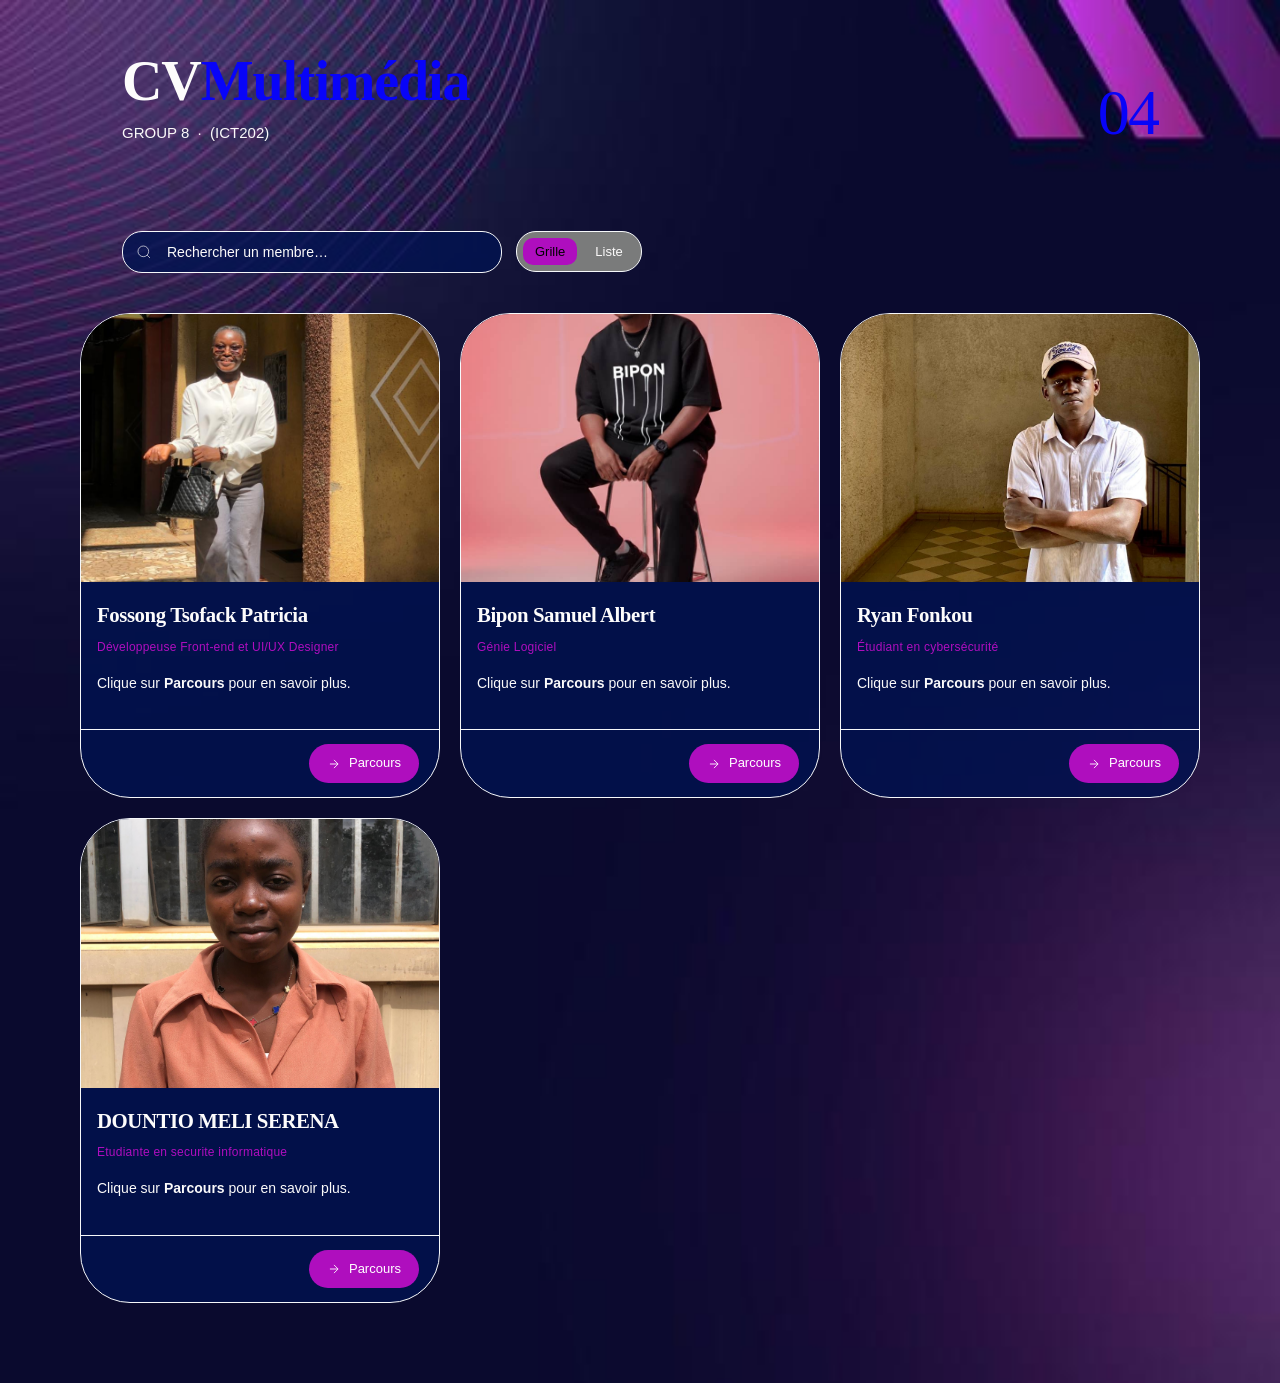
<file: index.html>
<!DOCTYPE html>
<html lang="fr">
<head>
  <meta charset="UTF-8" />
  <meta name="viewport" content="width=device-width, initial-scale=1.0" />
  <title>CV Multimedia — Notre Groupe</title>
  <link rel="stylesheet" href="style.css" />
</head>
<body>

  <header>
    <div class="header-left">
      <h1>CV<span>Multimédia</span></h1>
      <p>GROUP 8 &nbsp;·&nbsp; (ICT202)</p>
    </div>
    <div class="member-count" id="memberCount">00</div>
  </header>

  <div class="toolbar">
    <div class="search-box">
      <svg xmlns="http://www.w3.org/2000/svg" fill="none" viewBox="0 0 24 24" stroke="currentColor">
        <circle cx="11" cy="11" r="8"/><line x1="21" y1="21" x2="16.65" y2="16.65"/>
      </svg>
      <input type="text" id="searchInput" placeholder="Rechercher un membre…" />
    </div>
    <div class="view-toggle">
      <button class="view-btn active" data-view="grid">Grille</button>
      <button class="view-btn" data-view="list">Liste</button>
    </div>
  </div>

  <div class="grid" id="grid"></div>

  <script src="script.js"></script>
</body>
</html>
</file>
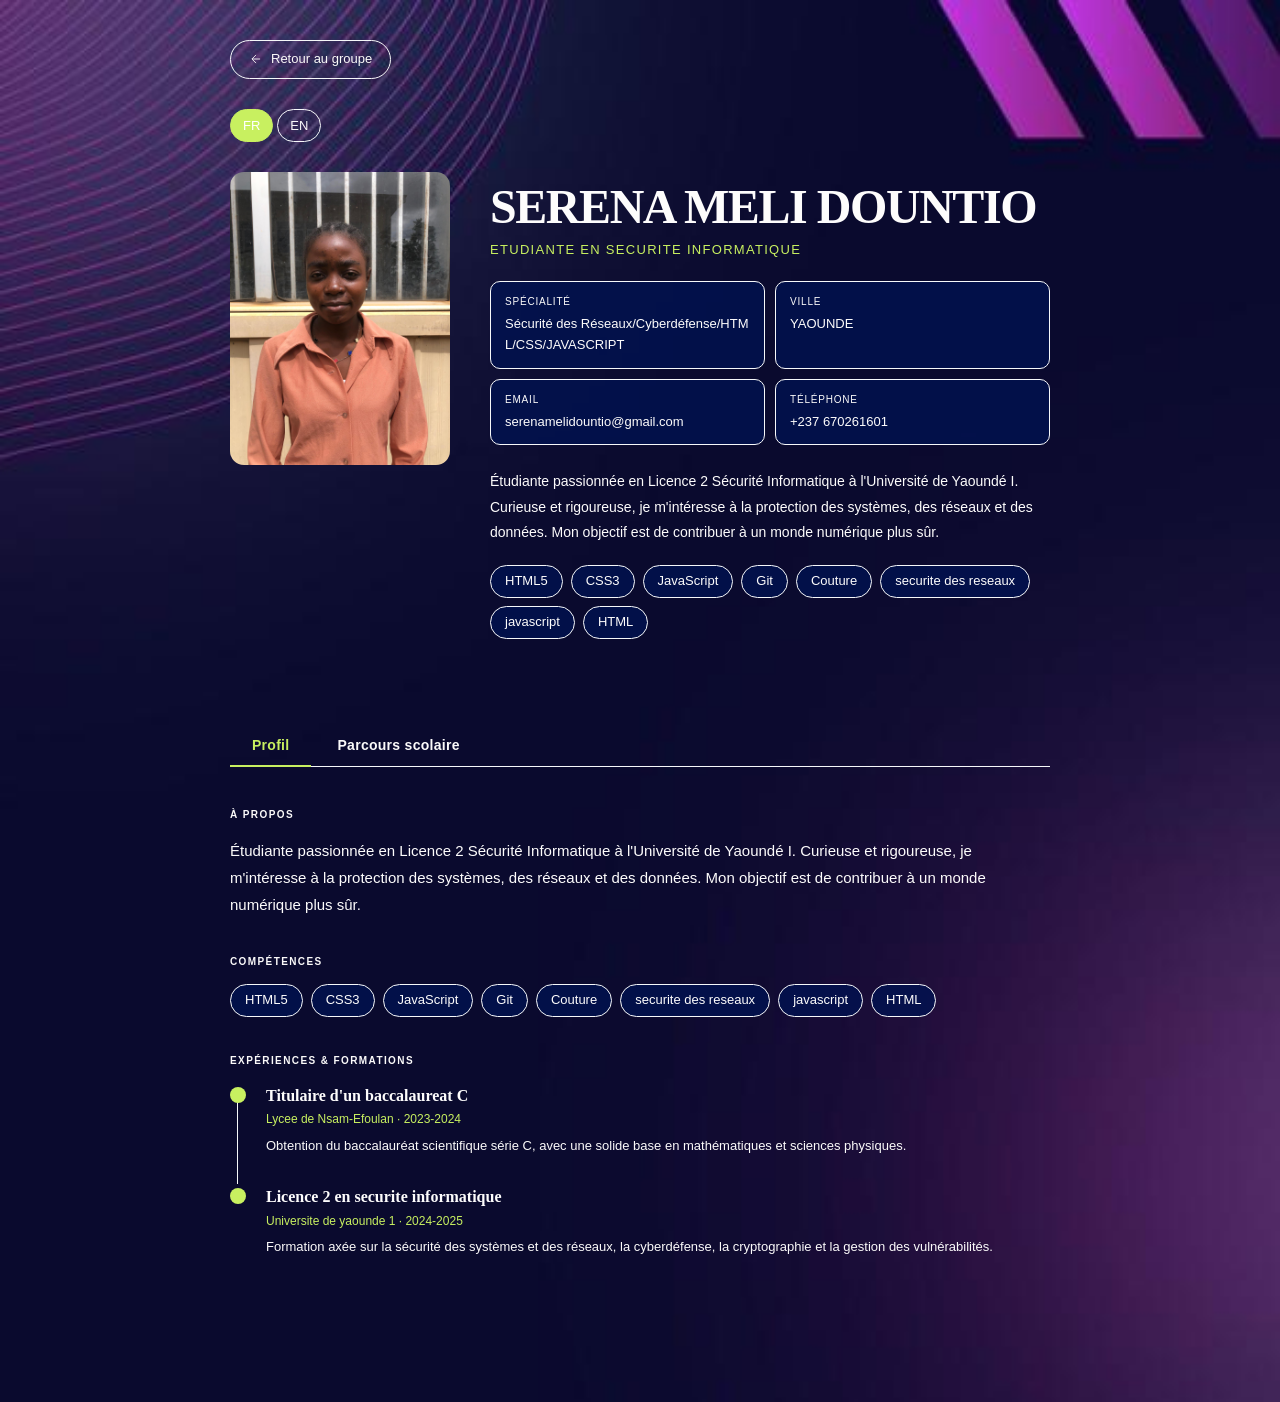
<file: Serena Meli DOUNTIO/index.html>
<!DOCTYPE html>
<html lang="fr">
<head>
  <meta charset="UTF-8" />
  <meta name="viewport" content="width=device-width, initial-scale=1.0" />
  <title>CV — Membre Numero85</title>
  <!-- Le CSS est partagé : on remonte d'un niveau -->
  <link rel="stylesheet" href="../style.css" />
</head>
<body>

  <div class="member-page">

    <!-- Bouton retour -->
    <a class="back-btn" href="../index.html">
      <svg xmlns="http://www.w3.org/2000/svg" fill="none" viewBox="0 0 24 24" stroke="currentColor" stroke-width="1.5">
        <path d="M19 12H5M12 19l-7-7 7-7"/>
      </svg>
      Retour au groupe
    </a>

    <!-- Language toggle -->
    <div class="lang-toggle">
      <button class="lang-btn active" data-lang="fr">FR</button>
      <button class="lang-btn" data-lang="en">EN</button>
    </div>

    <!-- HERO -->
    <div class="member-hero">
      <div id="photoWrap"></div>

      <div class="member-hero-info">
        <div class="member-name"  id="heroName"></div>
        <div class="member-role"  id="heroRole"></div>

        <div class="member-info-grid" id="infoGrid"></div>

        <p class="member-bio-short" id="heroBio"></p>

        <div class="skills-wrap" id="heroSkills"></div>
      </div>
    </div>

    <!-- TABS -->
    <nav class="tabs-nav">
      <button class="tab-btn active" data-tab="profil"><b>Profil</b></button>
      <button class="tab-btn"        data-tab="parcours"><b>Parcours scolaire</b></button>
    </nav>

    <!-- TAB : PROFIL -->
    <div class="tab-panel active" id="tab-profil">
      <div class="section-title"><b>À propos</b></div>
      <p id="fullBio" style="font-size:15px;line-height:1.8;color:var(--text);margin-bottom:36px"></p>

      <div class="section-title"><b>Compétences</b></div>
      <div class="skills-wrap" id="skillsFull"></div>

      <div class="section-title"><b>Expériences &amp; Formations</b></div>
      <div class="timeline" id="timeline"></div>
    </div>

    <!-- TAB : PARCOURS -->
    <div class="tab-panel" id="tab-parcours">

      <div class="section-title"><b>Vidéo de présentation</b></div>
      <video id="memberVideo" class="member-video" controls>
        Votre navigateur ne supporte pas la vidéo HTML5.
      </video>

      <div class="section-title"><b>Message audio</b></div>
      <div class="audio-wrap">
        <span class="audio-label">Écoute le message de <span id="audioName"></span></span>
        <audio id="memberAudio" controls>
          Votre navigateur ne supporte pas l'audio HTML5.
        </audio>
      </div>

    </div>

  </div><!-- /member-page -->

  <!-- Données personnelles du membre -->
  <script src="data.js"></script>

  <!-- Logique d'affichage -->
  <script>
    let currentLang = 'fr';

    /* ── Titre de l'onglet ── */
    document.title = 'CV — ' + MEMBER.name;
    document.documentElement.style.setProperty('--accent', MEMBER.color || '#c8f060');

    /* ── Photo ── */
    const photoWrap = document.getElementById('photoWrap');
    const img = document.createElement('img');
    img.className  = 'member-hero-photo';
    img.src        = 'photo.jpg';
    img.alt        = MEMBER.name;
    img.onerror    = function () {
      this.remove();
      const ph = document.createElement('div');
      ph.className   = 'member-hero-placeholder';
      ph.style.color = MEMBER.color || '#c8f060';
      ph.textContent = MEMBER.initials || '??';
      photoWrap.appendChild(ph);
    };
    photoWrap.appendChild(img);

    /* ── Fonction pour mettre à jour les textes selon la langue ── */
    function updateTexts() {
      const lang = currentLang;
      const suffix = lang === 'en' ? '_en' : '';

      document.getElementById('heroName').textContent = MEMBER['name' + suffix] || MEMBER.name;
      document.getElementById('heroRole').textContent = MEMBER['role' + suffix] || MEMBER.role;
      document.getElementById('heroBio').textContent  = MEMBER['bio' + suffix] || MEMBER.bio;
      document.getElementById('fullBio').textContent  = MEMBER['bio' + suffix] || MEMBER.bio;
      document.getElementById('audioName').textContent = (MEMBER['name' + suffix] || MEMBER.name).split(' ')[0];

      /* Info grid */
      const infoGrid = document.getElementById('infoGrid');
      const labels = lang === 'en' ? ['Specialty', 'City', 'Email', 'Phone'] : ['Spécialité', 'Ville', 'Email', 'Téléphone'];
      infoGrid.innerHTML = '';
      [
        { label: labels[0], value: MEMBER['specialty' + suffix] || MEMBER.specialty },
        { label: labels[1], value: MEMBER['city' + suffix] || MEMBER.city },
        { label: labels[2], value: MEMBER.email },
        { label: labels[3], value: MEMBER.phone },
      ].forEach(item => {
        infoGrid.innerHTML += `
          <div class="info-item">
            <div class="info-item-label">${item.label}</div>
            <div class="info-item-value">${item.value}</div>
          </div>`;
      });

      /* Compétences */
      function renderSkills(targetId) {
        const el = document.getElementById(targetId);
        el.innerHTML = '';
        const skills = MEMBER['skills' + suffix] || MEMBER.skills || [];
        skills.forEach(s => {
          const span = document.createElement('span');
          span.className   = 'skill-tag';
          span.textContent = s;
          el.appendChild(span);
        });
      }
      renderSkills('heroSkills');
      renderSkills('skillsFull');

      /* Timeline parcours */
      const timeline = document.getElementById('timeline');
      timeline.innerHTML = '';
      const parcours = MEMBER.parcours_scolaire || MEMBER.parcours || [];
      parcours.forEach((entry, index) => {
        const entryDiv = document.createElement('div');
        entryDiv.className = 'timeline-entry';
        entryDiv.dataset.time = entry.time || '00:00';
        entryDiv.innerHTML = `
          <div class="timeline-dot" style="background:${MEMBER.color || '#c8f060'}"></div>
          <div class="timeline-content">
            <div class="timeline-title">${entry['title' + suffix] || entry.title}</div>
            <div class="timeline-sub">${entry['sub' + suffix] || entry.sub}</div>
            <div class="timeline-desc">${entry['desc' + suffix] || entry.desc}</div>
          </div>
        `;
        entryDiv.addEventListener('click', () => {
          const timeStr = entry.time || '00:00';
          const [min, sec] = timeStr.split(':').map(Number);
          const time = min * 60 + sec;
          const video = document.getElementById('memberVideo');
          const audio = document.getElementById('memberAudio');
          if (video) video.currentTime = time;
          if (audio) audio.currentTime = time;
          // Switch to parcours tab
          document.querySelectorAll('.tab-btn').forEach(b => b.classList.remove('active'));
          document.querySelectorAll('.tab-panel').forEach(p => p.classList.remove('active'));
          document.querySelector('[data-tab="parcours"]').classList.add('active');
          document.getElementById('tab-parcours').classList.add('active');
        });
        timeline.appendChild(entryDiv);
      });
    }

    /* ── Vidéo & Audio ── */
    if (MEMBER.video) document.getElementById('memberVideo').src = MEMBER.video;
    if (MEMBER.audio) document.getElementById('memberAudio').src = MEMBER.audio;

    /* ── Language toggle ── */
    document.querySelectorAll('.lang-btn').forEach(btn => {
      btn.addEventListener('click', () => {
        document.querySelectorAll('.lang-btn').forEach(b => b.classList.remove('active'));
        btn.classList.add('active');
        currentLang = btn.dataset.lang;
        updateTexts();
      });
    });

    /* ── Tabs ── */
    document.querySelectorAll('.tab-btn').forEach(btn => {
      btn.addEventListener('click', () => {
        document.querySelectorAll('.tab-btn').forEach(b => b.classList.remove('active'));
        document.querySelectorAll('.tab-panel').forEach(p => p.classList.remove('active'));
        btn.classList.add('active');
        document.getElementById('tab-' + btn.dataset.tab).classList.add('active');

        /* Pause médias quand on quitte l'onglet parcours */
        if (btn.dataset.tab !== 'parcours') {
          document.getElementById('memberVideo').pause();
          document.getElementById('memberAudio').pause();
        }
      });
    });

    /* ── Initial update ── */
    updateTexts();
  </script>

</body>
</html>
</file>
<file: style.css>
/* =====================================================
   TROMBINOSCOPE — style.css
   Partagé par index.html et toutes les pages membres
   ===================================================== */

*, *::before, *::after { box-sizing: border-box; margin: 0; padding: 0; }

:root {
  --bg:           #1319d3;
  --surface:      #011250cc;
  --surface2:     #010101;
  --accent:       #af0ebe;
  --accent2:      #0804f8;
  --text:         #fdfcfc;
  --muted:        #fbfafa;
  --border:       #f6f8fa;
  --radius:       8px;
  --font-display: Georgia, 'Times New Roman', serif;
  --font-body:    -apple-system, BlinkMacSystemFont, 'Segoe UI', sans-serif;
}


body {
  background-image: url('WhatsApp Image 2026-05-09 at 23.28.08.jpeg');
  background-size: cover;
  color: var(--text);
  font-family: var(--font-body);
  min-height: 100vh;
  overflow-x: hidden;
  line-height: 1.6;
}

/* ── SCROLLBAR ── */
::-webkit-scrollbar { width: 6px; }
::-webkit-scrollbar-track { background: rgba(13, 0, 84, 0.05); }
::-webkit-scrollbar-thumb { background: rgba(125,90,60,0.30); border-radius: 3px; }


/* ══════════════════════════════════════════
   HEADER
══════════════════════════════════════════ */
header {
  padding: 52px 32px 36px;
  max-width: 1100px;
  margin: 0 auto 50px;
  display: flex;
  align-items: flex-end;
  justify-content: space-between;
  flex-wrap: wrap;
  gap: 24px;
}

.header-left h1 {
  font-family: var(--font-display);
  font-size: clamp(2rem, 4.5vw, 3.5rem);
  font-weight: 700;
  line-height: 1.05;
  letter-spacing: -0.02em;
}

.header-left h1 span { color: var(--accent2); }

.header-left p {
  margin-top: 10px;
  color: var(--muted);
  font-size: 15px;
  font-weight: 400;
  letter-spacing: 0;
  text-transform: none;
}

.member-count {
  font-family: var(--font-display);
  font-size: clamp(3rem, 5vw, 4rem);
  color: var(--accent2);
  letter-spacing: -0.03em;
  line-height: 1;
}

/* ══════════════════════════════════════════
   TOOLBAR
══════════════════════════════════════════ */
.toolbar {
  max-width: 1100px;
  margin: 0 auto 40px;
  padding: 0 32px;
  display: flex;
  gap: 14px;
  flex-wrap: wrap;
  align-items: center;
}

.search-box {
  position: relative;
  flex: 1;
  min-width: 220px;
  max-width: 380px;
}

.search-box input {
  width: 100%;
  background: var(--surface);
  border: 1px solid var(--border);
  border-radius: 20px;
  padding: 12px 16px 12px 44px;
  color: var(--text);
  font-family: var(--font-body);
  font-size: 14px;
  outline: none;
}

.search-box input:focus { border-color: var(--accent); }
.search-box input::placeholder { color: var(--muted); }

.search-box svg {
  position: absolute;
  left: 14px;
  top: 50%;
  transform: translateY(-50%);
  color: var(--muted);
  width: 16px;
  height: 16px;
}

.view-toggle {
  display: flex;
  gap: 6px;
  background: #7a7b7b;
  border-radius: 20px;
  padding: 6px;
  border: 1px solid var(--border);
}

.view-btn {
  background: none;
  border: none;
  cursor: pointer;
  padding: 6px 12px;
  border-radius: 10px;
  color: var(--muted);
  font-size: 13px;
  font-family: var(--font-body);
}

.view-btn.active {
  background: var(--accent);
  color: #000000;
  font-weight: 500;
}

/* ══════════════════════════════════════════
   CARDS GRID
══════════════════════════════════════════ */
.grid {
  max-width: 1200px;
  margin: 0 auto;
  padding: 0 40px 80px;
  display: grid;
  grid-template-columns: repeat(auto-fill, minmax(300px, 1fr));
  gap: 20px;
}

.grid.list-view {
  grid-template-columns: 1fr;
  max-width: 800px;
}

/* ── CARD ── */
.card {
  background: var(--surface);
  border: 1px solid var(--border);
  border-radius: 50px;
  overflow: hidden;
}

.card:hover {
  border-color: var(--accent);
}

.card-photo {
  width: 100%;
  aspect-ratio: 4/3;
  object-fit: cover;
  display: block;
  background: #747679;
}

.card-photo-placeholder {
  width: 100%;
  aspect-ratio: 4/3;
  background: #a755de;
  display: flex;
  align-items: center;
  justify-content: center;
  font-family: var(--font-display);
  font-size: 3rem;
  color: var(--accent);
  font-weight: 700;
}

.card-body { padding: 16px; }

.card-name {
  font-family: var(--font-display);
  font-size: 1.3rem;
  font-weight: 700;
  letter-spacing: -0.02em;
  margin-bottom: 6px;
}

.card-role {
  font-size: 12px;
  color: var(--accent);
  text-transform: none;
  letter-spacing: 0.02em;
  font-weight: 500;
  margin-bottom: 14px;
}

.card-bio {
  font-size: 14px;
  color: var(--muted);
  line-height: 1.75;
  margin-bottom: 18px;
}

.card-tags {
  display: flex;
  flex-wrap: wrap;
  gap: 6px;
}

.tag {
  background: #972fc7;
  border: 1px solid var(--border);
  border-radius: 30px;
  padding: 3px 8px;
  font-size: 12px;
  color: var(--muted);
  font-weight: 300;
}

.card-footer {
  border-top: 1px solid var(--border);
  padding: 14px 20px;
  display: flex;
  align-items: center;
  justify-content: flex-end;
}

.parcours-link {
  display: inline-flex;
  align-items: center;
  gap: 8px;
  background: var(--accent);
  border: none;
  border-radius: 30px;
  padding: 9px 18px;
  color: #ffffff;
  font-family: var(--font-body);
  font-size: 13px;
  font-weight: 500;
  cursor: pointer;
  text-decoration: none;
}

.parcours-link:hover {
  background: #0a0f1b;
}

.parcours-link svg { width: 14px; height: 14px; flex-shrink: 0; }

/* LIST VIEW */
.grid.list-view .card {
  display: flex;
  flex-direction: row;
  align-items: stretch;
}

.grid.list-view .card-photo,
.grid.list-view .card-photo-placeholder {
  width: 130px;
  flex-shrink: 0;
  aspect-ratio: unset;
  height: auto;
  border-radius: 0;
  font-size: 2rem;
}

.grid.list-view .card-body { flex: 1; }

.grid.list-view .card-footer {
  border-top: none;
  border-left: 0.5px solid var(--border);
  padding: 20px 16px;
  flex-direction: column;
  justify-content: center;
  min-width: 120px;
}

/* EMPTY STATE */
.empty {
  grid-column: 1/-1;
  text-align: center;
  padding: 80px 20px;
  color: var(--muted);
}

.empty-icon { font-size: 3rem; margin-bottom: 16px; opacity: 0.3; }
.empty p { font-size: 14px; }


/* ══════════════════════════════════════════
   MEMBER PAGE  (member-template/index.html)
══════════════════════════════════════════ */

/* Back button */
.back-btn {
  display: inline-flex;
  align-items: center;
  gap: 8px;
  background: none;
  border: 0.5px solid var(--border);
  border-radius: 30px;
  padding: 8px 18px;
  color: var(--muted);
  font-family: var(--font-body);
  font-size: 13px;
  cursor: pointer;
  text-decoration: none;
  transition: all 0.2s;
  margin-bottom: 30px;
  display: inline-flex;
}

.back-btn:hover { border-color: var(--accent); color: var(--accent); }
.back-btn svg { width: 14px; height: 14px; }

/* Language toggle */
.lang-toggle {
  display: flex;
  gap: 4px;
  margin-bottom: 30px;
}

.lang-btn {
  background: none;
  border: 0.5px solid var(--border);
  border-radius: 20px;
  padding: 8px 12px;
  color: var(--muted);
  font-family: var(--font-body);
  font-size: 13px;
  cursor: pointer;
  transition: all 0.2s;
}

.lang-btn.active {
  background: var(--accent);
  color: rgb(255, 255, 255);
  border-color: var(--accent);
}

.lang-btn:hover {
  border-color: var(--accent);
  color: var(--accent);
}

/* Member page layout */
.member-page {
  max-width: 900px;
  margin: 0 auto;
  padding: 40px 40px 80px;
}

.member-hero {
  display: grid;
  grid-template-columns: 220px 1fr;
  gap: 40px;
  margin-bottom: 50px;
  align-items: start;
}

.member-hero-photo {
  width: 100%;
  aspect-ratio: 3/4;
  object-fit: cover;
  border-radius: 14px;
  background: var(--surface2);
  display: block;
}

.member-hero-placeholder {
  width: 100%;
  aspect-ratio: 3/4;
  background: var(--surface2);
  border-radius: 14px;
  display: flex;
  align-items: center;
  justify-content: center;
  font-family: var(--font-display);
  font-size: 5rem;
  font-weight: 800;
}

.member-hero-info { padding-top: 10px; }

.member-name {
  font-family: var(--font-display);
  font-size: clamp(2rem, 4vw, 3rem);
  font-weight: 800;
  letter-spacing: -0.03em;
  line-height: 1.05;
  margin-bottom: 8px;
}

.member-role {
  font-size: 13px;
  color: var(--accent);
  text-transform: uppercase;
  letter-spacing: 0.1em;
  font-weight: 500;
  margin-bottom: 20px;
}

.member-info-grid {
  display: grid;
  grid-template-columns: 1fr 1fr;
  gap: 10px;
  margin-bottom: 24px;
}

.info-item {
  background: var(--surface);
  border: 0.5px solid var(--border);
  border-radius: 10px;
  padding: 12px 14px;
}

.info-item-label {
  font-size: 10px;
  color: var(--muted);
  text-transform: uppercase;
  letter-spacing: 0.08em;
  margin-bottom: 4px;
}

.info-item-value {
  font-size: 13px;
  font-weight: 500;
  word-break: break-all;
}

.member-bio-short {
  font-size: 14px;
  line-height: 1.8;
  color: var(--text);
  margin-bottom: 20px;
}

/* TABS */
.tabs-nav {
  display: flex;
  gap: 4px;
  border-bottom: 0.5px solid var(--border);
  margin-bottom: 40px;
}

.tab-btn {
  background: none;
  border: none;
  border-bottom: 2px solid transparent;
  padding: 12px 22px;
  color: var(--muted);
  font-family: var(--font-body);
  font-size: 14px;
  font-weight: 400;
  cursor: pointer;
  transition: all 0.2s;
  margin-bottom: -0.5px;
  letter-spacing: 0.02em;
}

.tab-btn.active {
  color: var(--accent);
  border-bottom-color: var(--accent);
  font-weight: 500;
}

.tab-panel { display: none; }
.tab-panel.active { display: block; animation: fadeUp 0.3s both; }

/* SECTION TITLES */
.section-title {
  font-size: 10px;
  text-transform: uppercase;
  letter-spacing: 0.14em;
  color: var(--muted);
  font-weight: 500;
  margin-bottom: 14px;
}

.read-bio-btn {
  background: none;
  border: 1px solid var(--border);
  border-radius: 6px;
  padding: 6px 8px;
  color: var(--muted);
  cursor: pointer;
  transition: all 0.2s;
  display: flex;
  align-items: center;
  justify-content: center;
}

.read-bio-btn:hover {
  background: var(--accent);
  color: white;
  border-color: var(--accent);
}

.read-bio-btn:active {
  transform: scale(0.95);
}

/* COMPÉTENCES */
.skills-wrap {
  display: flex;
  flex-wrap: wrap;
  gap: 8px;
  margin-bottom: 36px;
}

.skill-tag {
  background: var(--surface);
  border: 0.5px solid var(--border);
  border-radius: 20px;
  padding: 5px 14px;
  font-size: 13px;
  color: var(--text);
  font-weight: 300;
}

/* PARCOURS TIMELINE */
.timeline { margin-bottom: 36px; }

.timeline-entry {
  display: flex;
  gap: 20px;
  padding-bottom: 28px;
  position: relative;
  cursor: pointer;
  transition: opacity 0.2s;
}

.timeline-entry:hover {
  opacity: 0.8;
}

.timeline-entry::before {
  content: '';
  position: absolute;
  left: 7px;
  top: 16px;
  bottom: 0;
  width: 1px;
  background: var(--border);
}

.timeline-entry:last-child::before { display: none; }

.timeline-dot {
  width: 16px;
  height: 16px;
  border-radius: 50%;
  background: var(--accent);
  flex-shrink: 0;
  margin-top: 4px;
  position: relative;
  z-index: 1;
}

.timeline-content { flex: 1; }

.timeline-title {
  font-family: var(--font-display);
  font-size: 1rem;
  font-weight: 700;
  margin-bottom: 2px;
}

.timeline-sub {
  font-size: 12px;
  color: var(--accent);
  margin-bottom: 6px;
  font-weight: 500;
}

.timeline-desc {
  font-size: 13px;
  color: var(--muted);
  line-height: 1.6;
}

/* VIDEO */

.member-video {
  width: 100%;
  border-radius: 12px;
  aspect-ratio: 16/9;
  background: #000;
  display: block;
  object-fit: contain; /* ✅ Changé : affiche toute la vidéo */
  margin-bottom: 36px;
}



/* AUDIO */
.audio-wrap {
  background: var(--surface);
  border: 0.5px solid var(--border);
  border-radius: 12px;
  padding: 20px 24px;
  display: flex;
  flex-direction: column;
  gap: 10px;
}

.audio-label {
  font-size: 13px;
  color: var(--muted);
}

.audio-wrap audio {
  width: 100%;
  accent-color: var(--accent);
}

/* ══════════════════════════════════════════
   RESPONSIVE
══════════════════════════════════════════ */
@media (max-width: 768px) {
  header { padding: 40px 20px 30px; margin-bottom: 40px; }
  .toolbar { padding: 0 20px; }
  .grid { padding: 0 20px 60px; grid-template-columns: 1fr; }

  .grid.list-view .card { flex-direction: column; }
  .grid.list-view .card-photo,
  .grid.list-view .card-photo-placeholder { width: 100%; height: 180px; border-radius: 0; }
  .grid.list-view .card-footer { border-left: none; border-top: 0.5px solid var(--border); flex-direction: row; }

  .member-page { padding: 24px 20px 60px; }
  .member-hero { grid-template-columns: 1fr; gap: 24px; }
  .member-hero-photo, .member-hero-placeholder { aspect-ratio: 16/9; }
  .member-info-grid { grid-template-columns: 1fr; }
  .tabs-nav { overflow-x: auto; }
}
</file>
